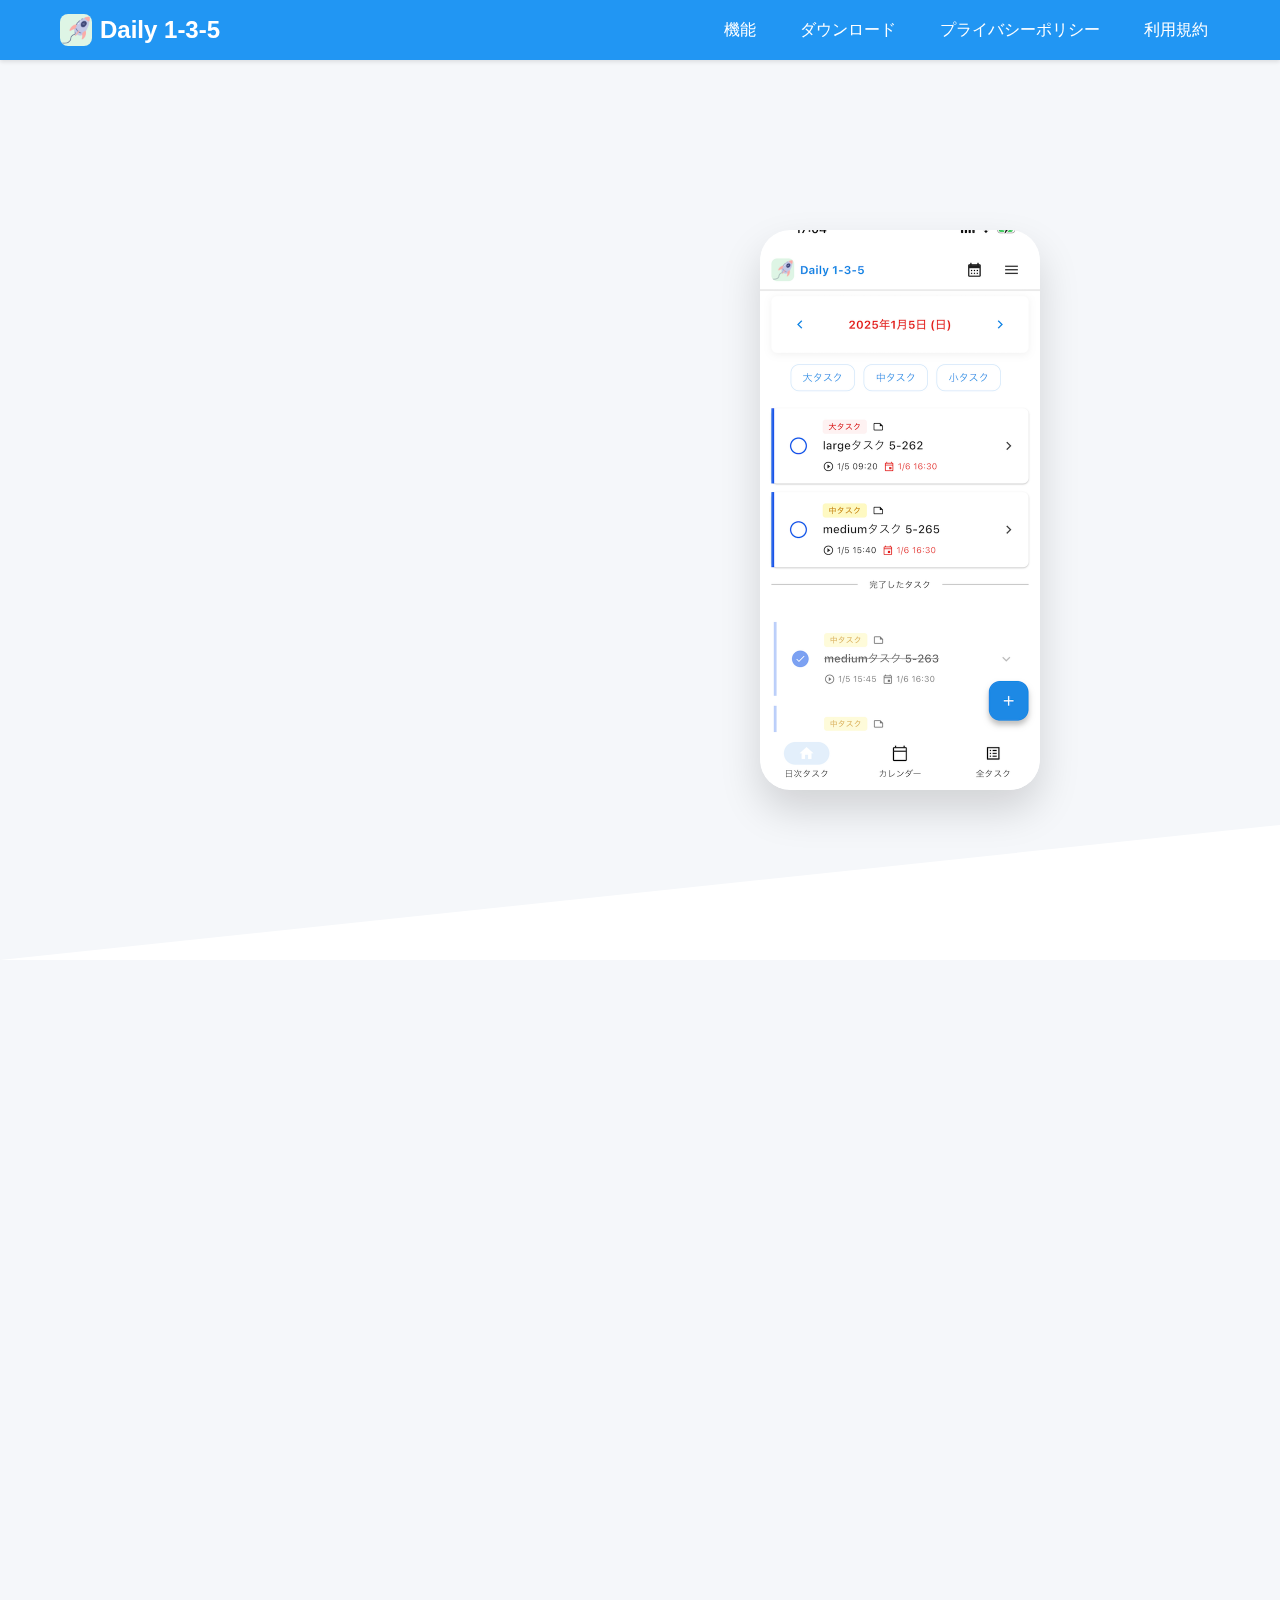
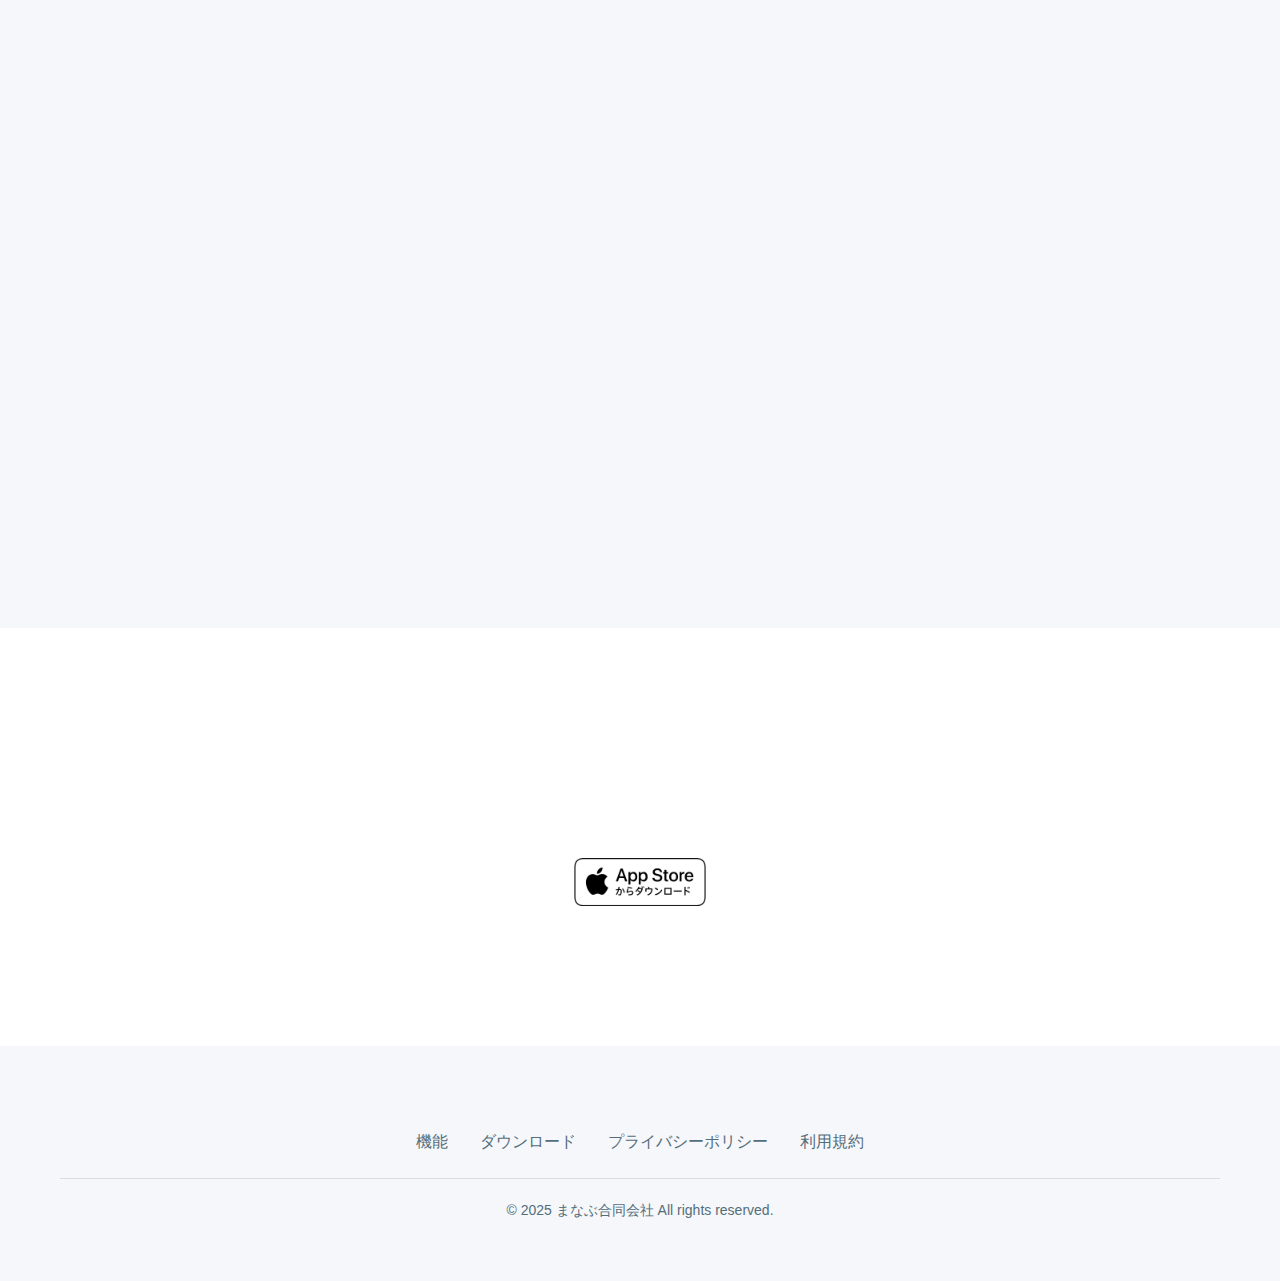
<file: index.html>
<!DOCTYPE html>
<html lang="ja">

<head>
    <!-- 既存のメタタグ -->
    <meta charset="UTF-8">
    <meta name="viewport" content="width=device-width, initial-scale=1.0">
    <title>Daily 1-3-5 - シンプルで効果的なタスク管理アプリ</title>
    <meta name="description" content="Daily 1-3-5は1日のタスクを1つの重要タスク、3つの中タスク、5つの小タスクで管理できる、シンプルで効果的なタスク管理アプリです。">
    <meta name="keywords" content="タスク管理,ToDo,1-3-5ルール,生産性向上,時間管理">
    <!-- セキュリティヘッダーの追加 -->
    <meta http-equiv="Content-Security-Policy" content="default-src 'self'; 
    style-src 'self' https://fonts.googleapis.com 'unsafe-inline'; 
    font-src 'self' https://fonts.gstatic.com;
    script-src 'self' 'unsafe-inline' https://www.googletagmanager.com;
    img-src 'self' data: https:;">
    <!-- OGP -->
    <meta property="og:title" content="Daily 1-3-5 - シンプルで効果的なタスク管理アプリ">
    <meta property="og:description" content="1-3-5ルールで毎日のタスクを効率的に管理。生産性向上をサポートします。">
    <meta property="og:image" content="https://example.com/images/og-image.png">
    <meta property="og:type" content="website">

    <!-- アプリアイコン -->
    <link rel="icon" type="image/x-icon" href="/favicon.ico">
    <link rel="icon" type="image/png" href="images/icons/app-icon.png">
    <link rel="apple-touch-icon" href="images/icons/app-icon.png">
    <link rel="icon" type="image/png" sizes="384x384" href="images/icons/app-icon@2x.png">

    <!-- テーマカラー -->
    <meta name="theme-color" content="#E8F5E9">

    <!-- iOS用設定 -->
    <meta name="apple-mobile-web-app-capable" content="yes">
    <meta name="apple-mobile-web-app-status-bar-style" content="default">
    <meta name="apple-mobile-web-app-title" content="Daily 1-3-5">

    <!-- スタイルシート -->
    <link rel="stylesheet" href="css/style.css">
    <link href="https://fonts.googleapis.com/css2?family=Roboto:wght@400;500;700&display=swap" rel="stylesheet">

    <script async src="https://www.googletagmanager.com/gtag/js?id=G-9QJ2JHJ1XF"></script>
    <!-- スライドショー用スクリプト -->
    <script>
        document.addEventListener('DOMContentLoaded', function () {
            const screenshots = document.querySelectorAll('.app-preview');
            let currentIndex = 0;
            const intervalTime = 3000; // 3秒

            function showNextScreenshot() {
                screenshots[currentIndex].classList.remove('active');
                currentIndex = (currentIndex + 1) % screenshots.length;
                screenshots[currentIndex].classList.add('active');
            }

            if (screenshots.length > 0) {
                screenshots[0].classList.add('active');
                setInterval(showNextScreenshot, intervalTime);
            }
        });
    </script>

    <!-- Google Analytics -->
    <script>
        window.dataLayer = window.dataLayer || [];
        function gtag() { dataLayer.push(arguments); }
        gtag('js', new Date());
        gtag('config', 'G-9QJ2JHJ1XF');
    </script>

    <script>
        // Service Worker は本番環境でのみ有効化
        if (location.protocol === 'https:') {
            if ('serviceWorker' in navigator) {
                window.addEventListener('load', () => {
                    navigator.serviceWorker.register('/sw.js')
                        .then(registration => {
                            console.log('ServiceWorker registration successful');
                        })
                        .catch(err => {
                            console.log('ServiceWorker registration failed: ', err);
                        });
                });
            }
        }

        // オフライン検出（こちらは有効のまま）
        window.addEventListener('online', updateOnlineStatus);
        window.addEventListener('offline', updateOnlineStatus);

        function updateOnlineStatus(event) {
            const status = navigator.onLine ? 'オンライン' : 'オフライン';
            const notification = document.createElement('div');
            notification.className = `connection-status ${status.toLowerCase()}`;
            notification.textContent = status;

            const existingNotification = document.querySelector('.connection-status');
            if (existingNotification) {
                existingNotification.remove();
            }

            document.body.appendChild(notification);
            setTimeout(() => notification.remove(), 3000);
        }
    </script>
</head>

<body>
    <!-- スキップリンク -->
    <a href="#main-content" class="skip-link">メインコンテンツにスキップ</a>

    <header role="banner">
        <div class="container header-content">
            <div class="logo" role="heading" aria-level="1">
                <a href="index.html" aria-label="Daily 1-3-5 ホーム">
                    <img src="images/icons/app-icon.png" alt="" class="logo-icon" aria-hidden="true">
                    <span class="logo-text">Daily 1-3-5</span>
                </a>
            </div>
            <nav role="navigation" aria-label="メインナビゲーション">
                <button class="menu-toggle" aria-expanded="false" aria-controls="main-menu" aria-label="メニュー">
                    <span class="menu-icon"></span>
                </button>
                <ul id="main-menu">
                    <li><a href="#features">機能</a></li>
                    <li><a href="#download">ダウンロード</a></li>
                    <li><a href="privacy.html">プライバシーポリシー</a></li>
                    <li><a href="terms.html">利用規約</a></li>
                </ul>
            </nav>
        </div>
    </header>

    <main id="main-content" role="main">
        <section class="hero" aria-labelledby="hero-title">
            <div class="hero-background" aria-hidden="true"></div>
            <div class="container hero-content">
                <div class="hero-text">
                    <h1 id="hero-title" class="gradient-text">Daily 1-3-5</h1>
                    <p class="hero-subtitle">タスク管理を、もっとシンプルに。</p>
                    <p class="hero-description">1つの重要タスク、3つの中タスク、5つの小タスクで<br>1日のタスクを整理。シンプルな画面で集中力を高めます</p>
                    <div class="hero-cta">
                        <a href="#download" class="cta-button">今すぐ始める</a>
                        <a href="#features" class="secondary-button">機能を見る</a>
                    </div>
                </div>
                <div class="hero-image" aria-hidden="true">
                    <div class="phone-mockup">
                        <div class="screenshot-container">
                            <img src="images/app-screenshot-1.png" alt="" class="app-preview active" loading="lazy">
                            <img src="images/app-screenshot-2.png" alt="" class="app-preview" loading="lazy">
                            <img src="images/app-screenshot-3.png" alt="" class="app-preview" loading="lazy">
                        </div>
                    </div>
                </div>
            </div>
        </section>

        <section id="features" class="features" aria-labelledby="features-title">
            <div class="container">
                <h2 id="features-title" class="section-title">主な機能</h2>
                <p class="section-subtitle">シンプルだからこそ、効果的。</p>
                <div class="features-grid">
                    <div class="feature-card">
                        <div class="feature-icon">
                            <svg class="icon" viewBox="0 0 24 24" fill="none" stroke="currentColor" stroke-width="2">
                                <path
                                    d="M9 5H7a2 2 0 00-2 2v12a2 2 0 002 2h10a2 2 0 002-2V7a2 2 0 00-2-2h-2M9 5a2 2 0 002 2h2a2 2 0 002-2M9 5a2 2 0 012-2h2a2 2 0 012 2m-6 9l2 2 4-4" />
                            </svg>
                        </div>
                        <h3>1-3-5ルール対応</h3>
                        <p>タスクを3段階の優先度で整理し、重要な作業に集中できます。</p>
                        <div class="feature-detail">
                            <ul>
                                <li>最重要タスクを1つに絞り込み</li>
                                <li>中優先度タスクを3つまで設定</li>
                                <li>その他のタスクは5つまでに制限</li>
                            </ul>
                        </div>
                    </div>

                    <div class="feature-card">
                        <div class="feature-icon">
                            <svg class="icon" viewBox="0 0 24 24" fill="none" stroke="currentColor" stroke-width="2">
                                <path
                                    d="M8 7V3m8 4V3m-9 8h10M5 21h14a2 2 0 002-2V7a2 2 0 00-2-2H5a2 2 0 00-2 2v12a2 2 0 002 2z" />
                            </svg>
                        </div>
                        <h3>カレンダー連携</h3>
                        <p>日付ごとのタスクをカレンダーで一覧表示。過去の履歴も確認できます。</p>
                        <div class="feature-detail">
                            <ul>
                                <li>タスクの完了状況をマーク表示</li>
                                <li>日付間のタスク移動が可能</li>
                                <li>完了済みタスクの履歴確認</li>
                            </ul>
                        </div>
                    </div>

                    <div class="feature-card">
                        <div class="feature-icon">
                            <svg class="icon" viewBox="0 0 24 24" fill="none" stroke="currentColor" stroke-width="2">
                                <path d="M12 6v6m0 0v6m0-6h6m-6 0H6" />
                            </svg>
                        </div>
                        <h3>シンプル操作</h3>
                        <p>シンプルな画面構成で、操作に迷わずタスク管理に集中できます。</p>
                        <div class="feature-detail">
                            <ul>
                                <li>左右スワイプで日付切り替え</li>
                                <li>タップでタスクの詳細確認</li>
                                <li>チェックボックスで即時完了</li>
                            </ul>
                        </div>
                    </div>

                    <div class="feature-card">
                        <div class="feature-icon">
                            <svg class="icon" viewBox="0 0 24 24" fill="none" stroke="currentColor" stroke-width="2">
                                <path
                                    d="M12 15v2m-6 4h12a2 2 0 002-2v-6a2 2 0 00-2-2H6a2 2 0 00-2 2v6a2 2 0 002 2zm10-10V7a4 4 0 00-8 0v4h8z" />
                            </svg>
                        </div>
                        <h3>安全なデータ管理</h3>
                        <p>タスクデータをデバイス内に暗号化して保存します。</p>
                        <div class="feature-detail">
                            <ul>
                                <li>データの暗号化で情報を保護</li>
                                <li>ローカル保存で即時反映</li>
                                <li>端末内で完結する安全設計</li>
                            </ul>
                        </div>
                    </div>

                    <div class="feature-card">
                        <div class="feature-icon">
                            <svg class="icon" viewBox="0 0 24 24" fill="none" stroke="currentColor" stroke-width="2">
                                <path
                                    d="M7 21a4 4 0 01-4-4V5a2 2 0 012-2h4a2 2 0 012 2v12a4 4 0 01-4 4zm0 0h12a2 2 0 002-2v-4a2 2 0 00-2-2h-2.343M11 7.343l1.657-1.657a2 2 0 012.828 0l2.829 2.829a2 2 0 010 2.828l-8.486 8.485M7 17h.01" />
                            </svg>
                        </div>
                        <h3>カスタマイズ機能</h3>
                        <p>使いやすさを重視した表示設定をカスタマイズできます。</p>
                        <div class="feature-detail">
                            <ul>
                                <li>明暗2種類のテーマ切替</li>
                                <li>タスクごとの色分け機能</li>
                                <li>文字サイズの調整</li>
                            </ul>
                        </div>
                    </div>

                    <div class="feature-card">
                        <div class="feature-icon">
                            <svg class="icon" viewBox="0 0 24 24" fill="none" stroke="currentColor" stroke-width="2">
                                <path d="M15 3h4a2 2 0 012 2v14a2 2 0 01-2 2h-4M10 17l5-5-5-5M13 12H3" />
                            </svg>
                        </div>
                        <h3>オフライン対応</h3>
                        <p>インターネット接続なしでも快適に使えます。</p>
                        <div class="feature-detail">
                            <ul>
                                <li>インターネット不要で即時動作</li>
                                <li>データをローカルに安全保存</li>
                                <li>暗号化でプライバシーを保護</li>
                            </ul>
                        </div>
                    </div>
                </div>
            </div>
        </section>

        <section id="download" class="download" aria-labelledby="download-title">
            <div class="container">
                <h2 id="download-title" class="section-title">ダウンロード</h2>
                <p class="section-subtitle">App Storeにて公開準備中です</p>
                <div class="download-buttons">
                    <a href="#" class="store-link" aria-label="App Storeからダウンロード（近日公開）">
                        <img src="images/app-store-badge.png" alt="Download on the App Store" class="store-badge">
                    </a>
                </div>
            </div>
        </section>
    </main>

    <footer role="contentinfo">
        <div class="container">
            <nav class="footer-links" aria-label="フッターナビゲーション">
                <a href="index.html">機能</a>
                <a href="#download">ダウンロード</a>
                <a href="privacy.html">プライバシーポリシー</a>
                <a href="terms.html">利用規約</a>
            </nav>
            <p class="copyright">© 2025 まなぶ合同会社 All rights reserved.</p>
        </div>
    </footer>

    <!-- オフライン対応スクリプト -->
    <script>
        // Service Workerの登録
        if ('serviceWorker' in navigator) {
            window.addEventListener('load', () => {
                navigator.serviceWorker.register('/sw.js')
                    .then(registration => {
                        console.log('ServiceWorker registration successful');
                    })
                    .catch(err => {
                        console.log('ServiceWorker registration failed: ', err);
                    });
            });
        }

        // オフライン検出
        window.addEventListener('online', updateOnlineStatus);
        window.addEventListener('offline', updateOnlineStatus);

        function updateOnlineStatus(event) {
            const status = navigator.onLine ? 'オンライン' : 'オフライン';
            const notification = document.createElement('div');
            notification.className = `connection-status ${status.toLowerCase()}`;
            notification.textContent = status;

            // 既存の通知があれば削除
            const existingNotification = document.querySelector('.connection-status');
            if (existingNotification) {
                existingNotification.remove();
            }

            document.body.appendChild(notification);

            // 3秒後に通知を消す
            setTimeout(() => notification.remove(), 3000);
        }
    </script>
</body>

</html>
</file>
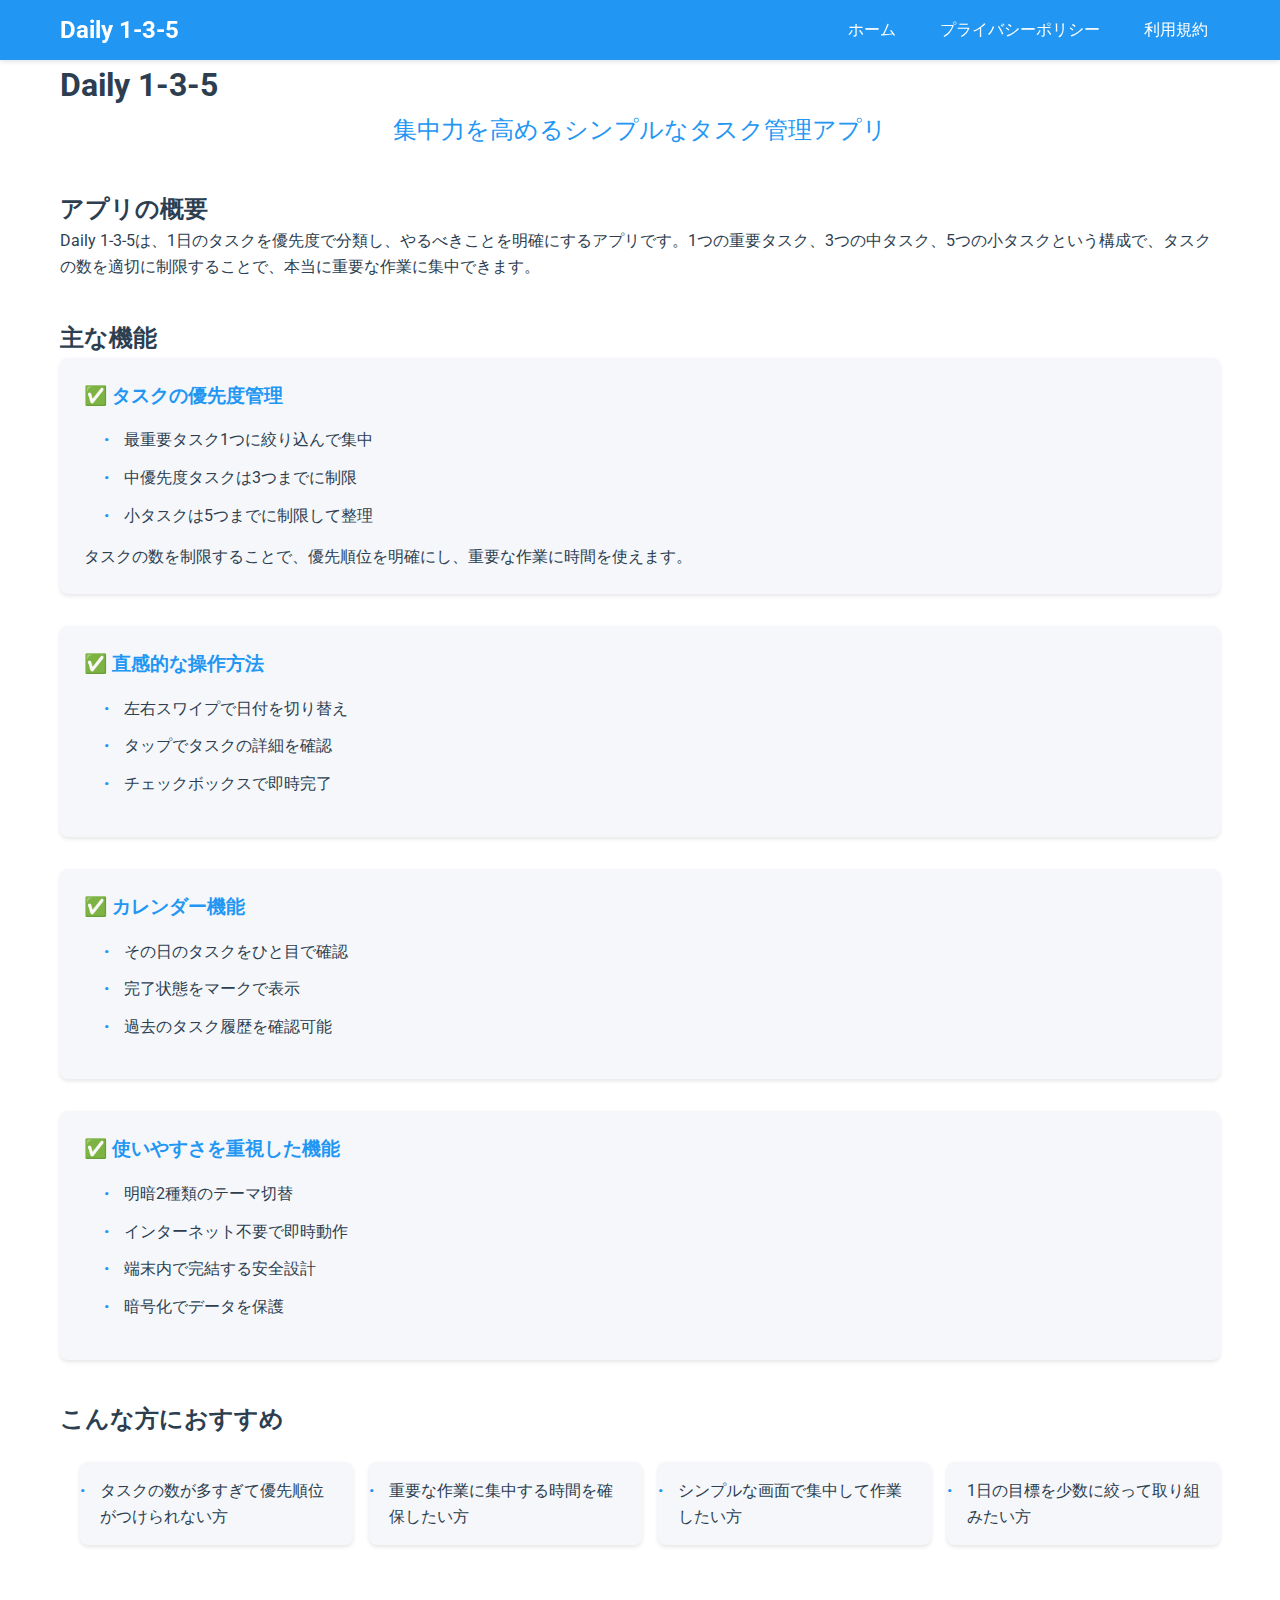
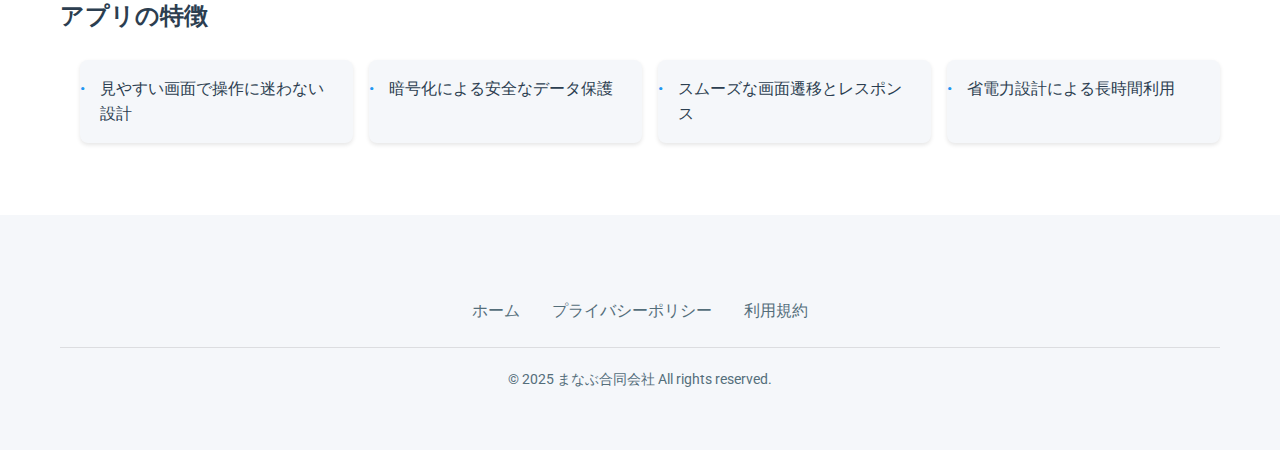
<file: description.html>
<!DOCTYPE html>
<html lang="ja">

<head>
    <meta charset="UTF-8">
    <meta name="viewport" content="width=device-width, initial-scale=1.0">
    <title>アプリ説明 - Daily 1-3-5</title>
    <meta name="description"
        content="Daily 1-3-5は、1日のタスクを「1つの重要タスク、3つの中タスク、5つの小タスク」で管理する、シンプルなタスク管理アプリです。優先度に応じた分類で、やるべきことが明確になります。">

    <link rel="icon" type="image/x-icon" href="favicon.ico">
    <link rel="icon" type="image/png" href="images/icons/app-icon.png">
    <link rel="apple-touch-icon" href="images/icons/app-icon.png">
    <link rel="icon" type="image/png" sizes="384x384" href="images/icons/app-icon@2x.png">

    <meta name="theme-color" content="#E8F5E9">
    <meta name="apple-mobile-web-app-capable" content="yes">
    <meta name="apple-mobile-web-app-status-bar-style" content="default">
    <meta name="apple-mobile-web-app-title" content="Daily 1-3-5">

    <link rel="stylesheet" href="css/style.css">
    <link href="https://fonts.googleapis.com/css2?family=Roboto:wght@400;500;700&display=swap" rel="stylesheet">
    <script>
        window.dataLayer = window.dataLayer || [];
        function gtag() { dataLayer.push(arguments); }
        gtag('js', new Date());

        gtag('config', 'G-9QJ2JHJ1XF');
    </script>
</head>

<body>
    <a href="#main-content" class="skip-link">メインコンテンツにスキップ</a>

    <header role="banner">
        <div class="container header-content">
            <div class="logo" role="heading" aria-level="1">
                <a href="index.html">Daily 1-3-5</a>
            </div>
            <nav role="navigation" aria-label="メインナビゲーション">
                <button class="menu-toggle" aria-expanded="false" aria-controls="main-menu">
                    <span class="menu-icon"></span>
                </button>
                <ul id="main-menu">
                    <li><a href="index.html">ホーム</a></li>
                    <li><a href="privacy.html">プライバシーポリシー</a></li>
                    <li><a href="terms.html">利用規約</a></li>
                </ul>
            </nav>
        </div>
    </header>

    <main id="main-content" role="main">
        <div class="legal-content container">
            <article>
                <h1>Daily 1-3-5</h1>
                <p class="app-tagline">集中力を高めるシンプルなタスク管理アプリ</p>

                <section aria-labelledby="overview">
                    <h2 id="overview">アプリの概要</h2>
                    <p>Daily
                        1-3-5は、1日のタスクを優先度で分類し、やるべきことを明確にするアプリです。1つの重要タスク、3つの中タスク、5つの小タスクという構成で、タスクの数を適切に制限することで、本当に重要な作業に集中できます。
                    </p>
                </section>

                <section aria-labelledby="features">
                    <h2 id="features">主な機能</h2>

                    <div class="feature-group">
                        <h3>✅ タスクの優先度管理</h3>
                        <ul>
                            <li>最重要タスク1つに絞り込んで集中</li>
                            <li>中優先度タスクは3つまでに制限</li>
                            <li>小タスクは5つまでに制限して整理</li>
                        </ul>
                        <p>タスクの数を制限することで、優先順位を明確にし、重要な作業に時間を使えます。</p>
                    </div>

                    <div class="feature-group">
                        <h3>✅ 直感的な操作方法</h3>
                        <ul>
                            <li>左右スワイプで日付を切り替え</li>
                            <li>タップでタスクの詳細を確認</li>
                            <li>チェックボックスで即時完了</li>
                        </ul>
                    </div>

                    <div class="feature-group">
                        <h3>✅ カレンダー機能</h3>
                        <ul>
                            <li>その日のタスクをひと目で確認</li>
                            <li>完了状態をマークで表示</li>
                            <li>過去のタスク履歴を確認可能</li>
                        </ul>
                    </div>

                    <div class="feature-group">
                        <h3>✅ 使いやすさを重視した機能</h3>
                        <ul>
                            <li>明暗2種類のテーマ切替</li>
                            <li>インターネット不要で即時動作</li>
                            <li>端末内で完結する安全設計</li>
                            <li>暗号化でデータを保護</li>
                        </ul>
                    </div>
                </section>

                <section aria-labelledby="recommended">
                    <h2 id="recommended">こんな方におすすめ</h2>
                    <ul class="recommendation-list">
                        <li>タスクの数が多すぎて優先順位がつけられない方</li>
                        <li>重要な作業に集中する時間を確保したい方</li>
                        <li>シンプルな画面で集中して作業したい方</li>
                        <li>1日の目標を少数に絞って取り組みたい方</li>
                    </ul>
                </section>

                <section aria-labelledby="characteristics">
                    <h2 id="characteristics">アプリの特徴</h2>
                    <ul class="characteristics-list">
                        <li>見やすい画面で操作に迷わない設計</li>
                        <li>暗号化による安全なデータ保護</li>
                        <li>スムーズな画面遷移とレスポンス</li>
                        <li>省電力設計による長時間利用</li>
                    </ul>
                </section>
            </article>
        </div>
    </main>

    <footer role="contentinfo">
        <div class="container">
            <nav class="footer-links" aria-label="フッターナビゲーション">
                <a href="index.html">ホーム</a>
                <a href="privacy.html">プライバシーポリシー</a>
                <a href="terms.html">利用規約</a>
            </nav>
            <p class="copyright">© 2025 まなぶ合同会社 All rights reserved.</p>
        </div>
    </footer>

    <!-- オフライン対応スクリプト -->
    <script>
        if ('serviceWorker' in navigator) {
            window.addEventListener('load', () => {
                navigator.serviceWorker.register('/sw.js')
                    .then(registration => {
                        console.log('ServiceWorker registration successful');
                    })
                    .catch(err => {
                        console.log('ServiceWorker registration failed: ', err);
                    });
            });
        }
    </script>
</body>

</html>
</file>
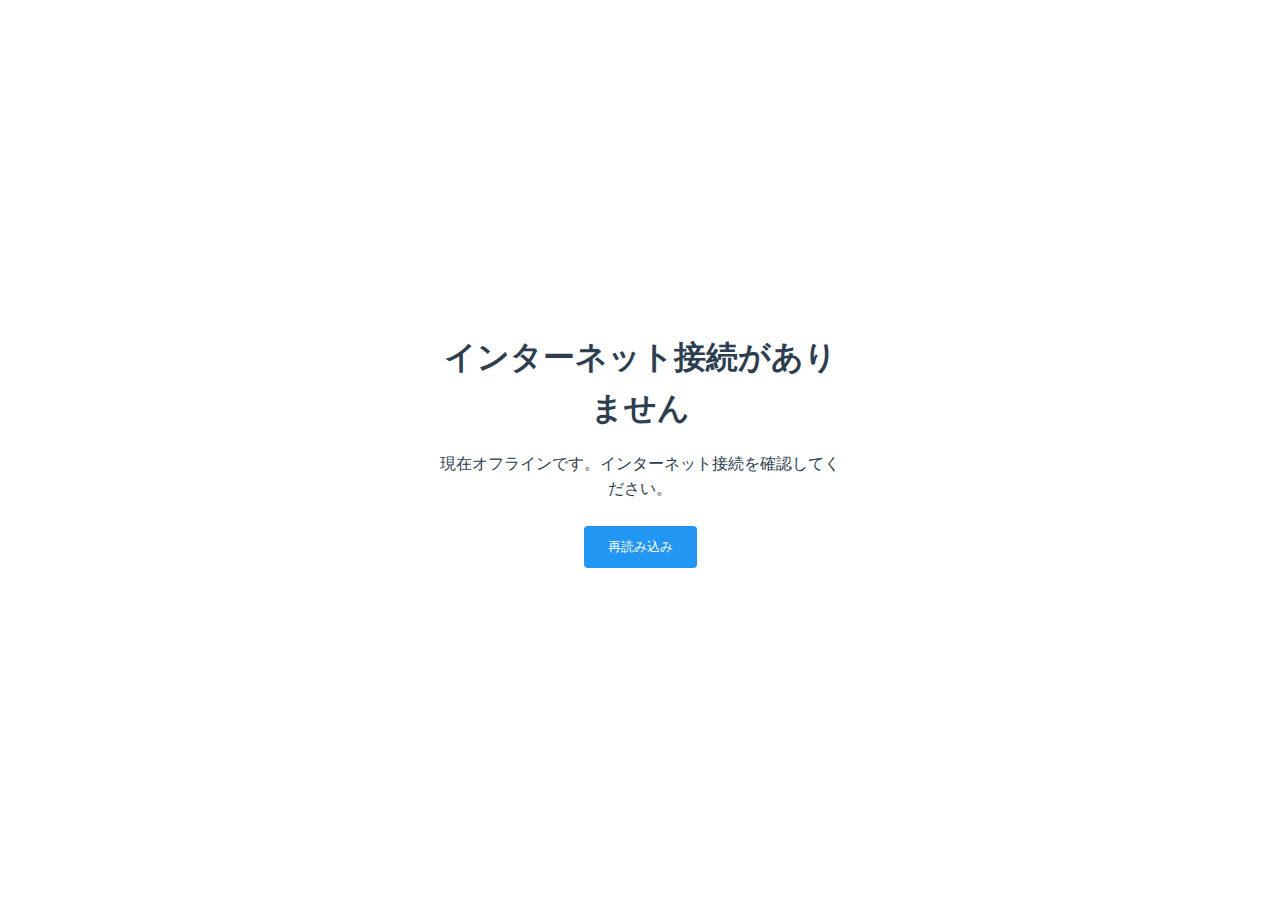
<file: offline.html>
<!DOCTYPE html>
<html lang="ja">

<head>
    <meta charset="UTF-8">
    <meta name="viewport" content="width=device-width, initial-scale=1.0">
    <title>オフライン - Daily 1-3-5</title>
    <link rel="stylesheet" href="/css/style.css">
</head>

<body>
    <main class="offline-content container">
        <div class="offline-message">
            <h1>インターネット接続がありません</h1>
            <p>現在オフラインです。インターネット接続を確認してください。</p>
            <button onclick="window.location.reload()">再読み込み</button>
        </div>
    </main>
</body>

</html>
</file>
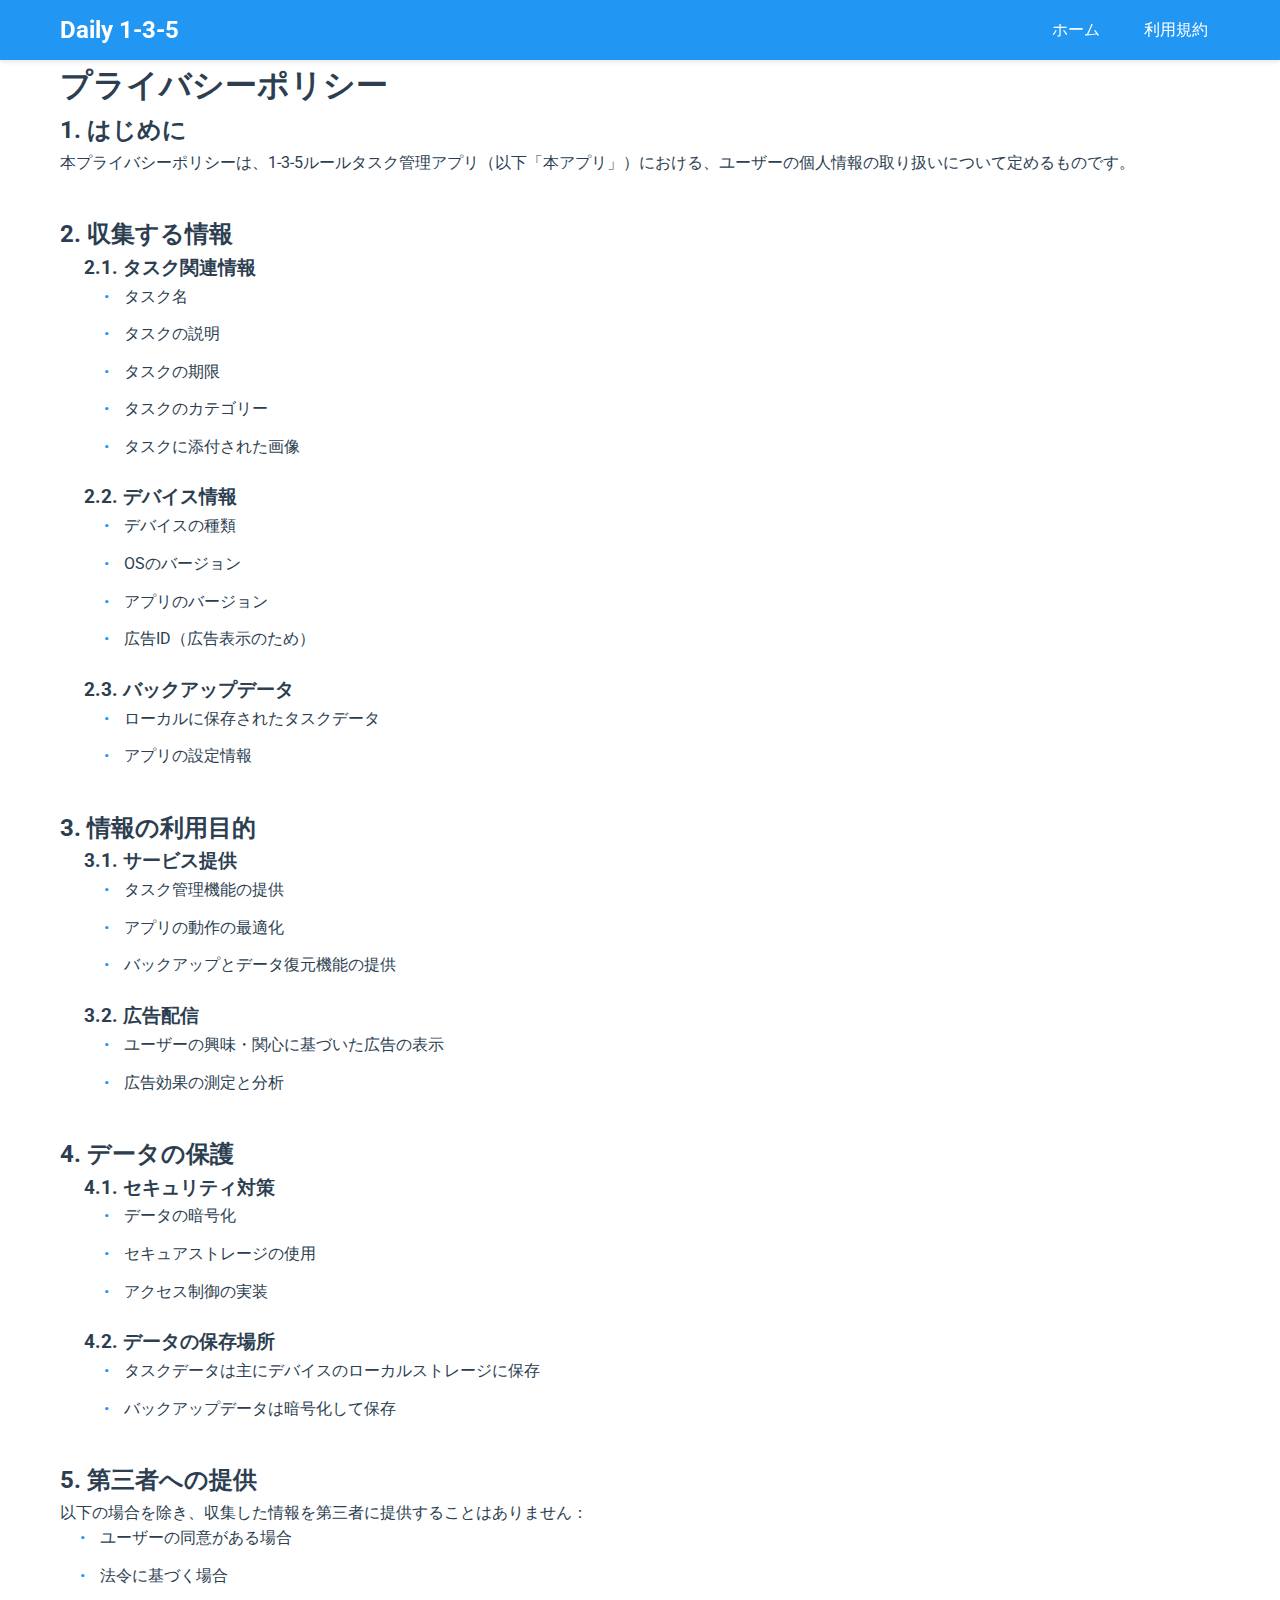
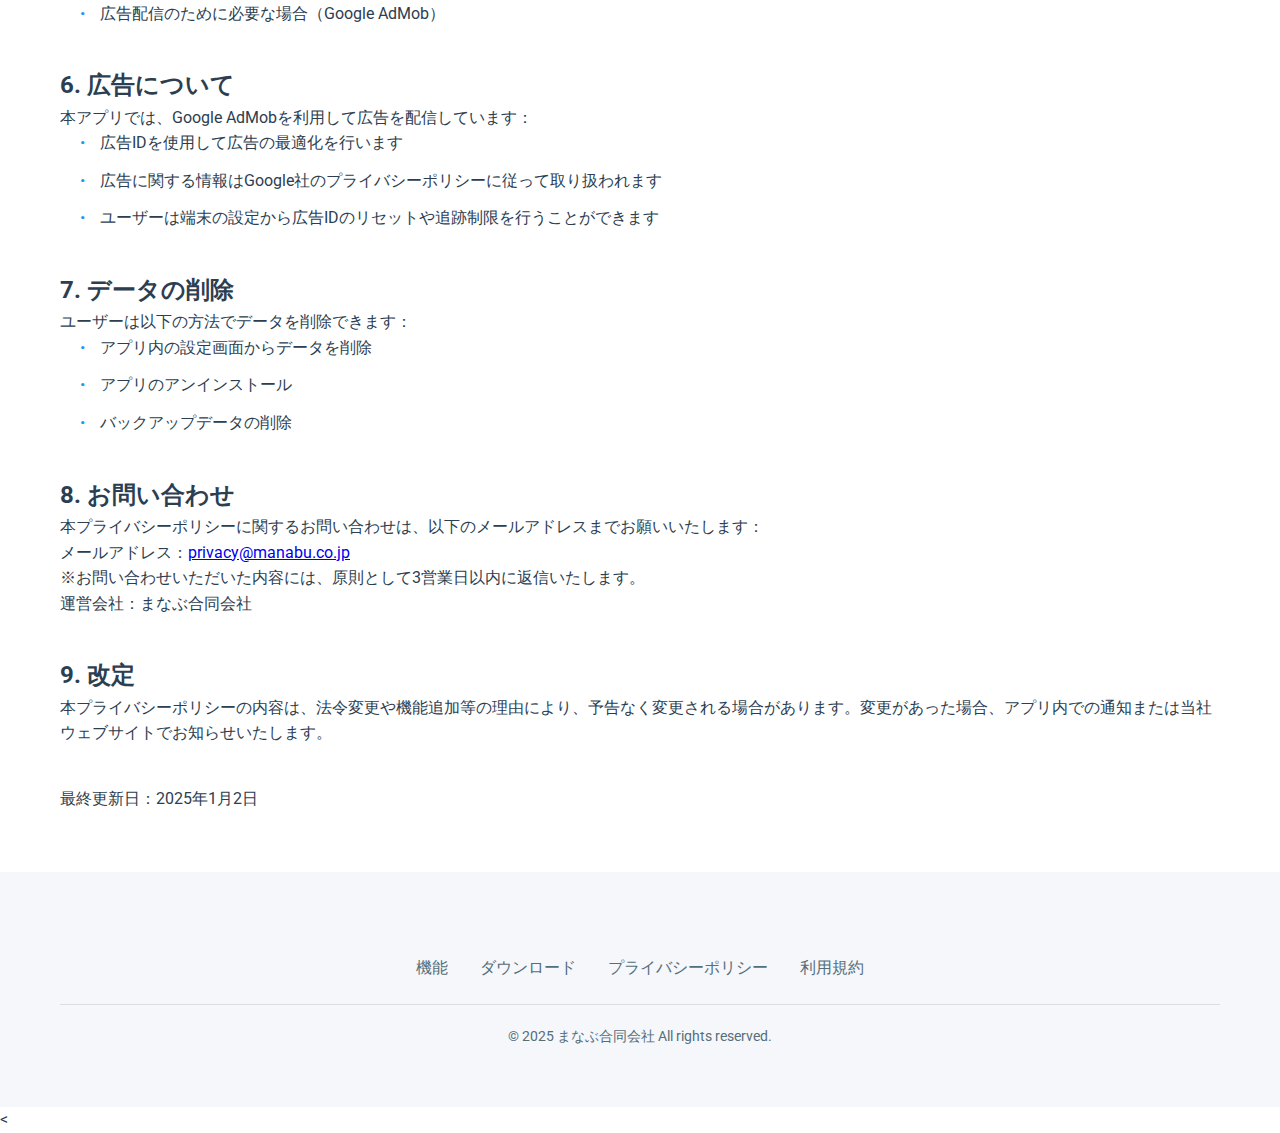
<file: privacy.html>
<!DOCTYPE html>
<html lang="ja">

<head>
    <meta charset="UTF-8">
    <meta name="viewport" content="width=device-width, initial-scale=1.0">
    <title>プライバシーポリシー - Daily 1-3-5</title>
    <meta name="description" content="Daily 1-3-5アプリのプライバシーポリシーです。個人情報の取り扱い、データの保護、広告表示について説明しています。">

    <link rel="icon" type="image/x-icon" href="favicon.ico">
    <link rel="icon" type="image/png" href="images/icons/app-icon.png">
    <link rel="apple-touch-icon" href="images/icons/app-icon.png">
    <link rel="icon" type="image/png" sizes="384x384" href="images/icons/app-icon@2x.png">

    <meta name="theme-color" content="#E8F5E9">
    <meta name="apple-mobile-web-app-capable" content="yes">
    <meta name="apple-mobile-web-app-status-bar-style" content="default">
    <meta name="apple-mobile-web-app-title" content="Daily 1-3-5">

    <link rel="stylesheet" href="css/style.css">
    <link href="https://fonts.googleapis.com/css2?family=Roboto:wght@400;500;700&display=swap" rel="stylesheet">
    <!-- Google tag (gtag.js) -->
    <script async src="https://www.googletagmanager.com/gtag/js?id=G-9QJ2JHJ1XF"></script>
    <script>
        window.dataLayer = window.dataLayer || [];
        function gtag(){dataLayer.push(arguments);}
        gtag('js', new Date());

        gtag('config', 'G-9QJ2JHJ1XF');
    </script>
</head>

<body>
    <a href="#main-content" class="skip-link">メインコンテンツにスキップ</a>

    <header role="banner">
        <div class="container header-content">
            <div class="logo" role="heading" aria-level="1">
                <a href="index.html">Daily 1-3-5</a>
            </div>
            <nav role="navigation" aria-label="メインナビゲーション">
                <button class="menu-toggle" aria-expanded="false" aria-controls="main-menu">
                    <span class="menu-icon"></span>
                </button>
                <ul id="main-menu">
                    <li><a href="index.html">ホーム</a></li>
                    <li><a href="terms.html">利用規約</a></li>
                </ul>
            </nav>
        </div>
    </header>

    <main id="main-content" role="main">
        <div class="legal-content container">
            <article>
                <h1>プライバシーポリシー</h1>

                <section aria-labelledby="introduction">
                    <h2 id="introduction">1. はじめに</h2>
                    <p>本プライバシーポリシーは、1-3-5ルールタスク管理アプリ（以下「本アプリ」）における、ユーザーの個人情報の取り扱いについて定めるものです。</p>
                </section>

                <section aria-labelledby="collected-info">
                    <h2 id="collected-info">2. 収集する情報</h2>

                    <section aria-labelledby="task-info">
                        <h3 id="task-info">2.1. タスク関連情報</h3>
                        <ul>
                            <li>タスク名</li>
                            <li>タスクの説明</li>
                            <li>タスクの期限</li>
                            <li>タスクのカテゴリー</li>
                            <li>タスクに添付された画像</li>
                        </ul>
                    </section>

                    <section aria-labelledby="device-info">
                        <h3 id="device-info">2.2. デバイス情報</h3>
                        <ul>
                            <li>デバイスの種類</li>
                            <li>OSのバージョン</li>
                            <li>アプリのバージョン</li>
                            <li>広告ID（広告表示のため）</li>
                        </ul>
                    </section>

                    <section aria-labelledby="backup-info">
                        <h3 id="backup-info">2.3. バックアップデータ</h3>
                        <ul>
                            <li>ローカルに保存されたタスクデータ</li>
                            <li>アプリの設定情報</li>
                        </ul>
                    </section>
                </section>

                <section aria-labelledby="data-usage">
                    <h2 id="data-usage">3. 情報の利用目的</h2>

                    <section aria-labelledby="service-provision">
                        <h3 id="service-provision">3.1. サービス提供</h3>
                        <ul>
                            <li>タスク管理機能の提供</li>
                            <li>アプリの動作の最適化</li>
                            <li>バックアップとデータ復元機能の提供</li>
                        </ul>
                    </section>

                    <section aria-labelledby="ad-delivery">
                        <h3 id="ad-delivery">3.2. 広告配信</h3>
                        <ul>
                            <li>ユーザーの興味・関心に基づいた広告の表示</li>
                            <li>広告効果の測定と分析</li>
                        </ul>
                    </section>
                </section>

                <section aria-labelledby="data-protection">
                    <h2 id="data-protection">4. データの保護</h2>

                    <section aria-labelledby="security-measures">
                        <h3 id="security-measures">4.1. セキュリティ対策</h3>
                        <ul>
                            <li>データの暗号化</li>
                            <li>セキュアストレージの使用</li>
                            <li>アクセス制御の実装</li>
                        </ul>
                    </section>

                    <section aria-labelledby="data-storage">
                        <h3 id="data-storage">4.2. データの保存場所</h3>
                        <ul>
                            <li>タスクデータは主にデバイスのローカルストレージに保存</li>
                            <li>バックアップデータは暗号化して保存</li>
                        </ul>
                    </section>
                </section>

                <section aria-labelledby="third-party">
                    <h2 id="third-party">5. 第三者への提供</h2>
                    <p>以下の場合を除き、収集した情報を第三者に提供することはありません：</p>
                    <ul>
                        <li>ユーザーの同意がある場合</li>
                        <li>法令に基づく場合</li>
                        <li>広告配信のために必要な場合（Google AdMob）</li>
                    </ul>
                </section>

                <section aria-labelledby="advertising">
                    <h2 id="advertising">6. 広告について</h2>
                    <p>本アプリでは、Google AdMobを利用して広告を配信しています：</p>
                    <ul>
                        <li>広告IDを使用して広告の最適化を行います</li>
                        <li>広告に関する情報はGoogle社のプライバシーポリシーに従って取り扱われます</li>
                        <li>ユーザーは端末の設定から広告IDのリセットや追跡制限を行うことができます</li>
                    </ul>
                </section>

                <section aria-labelledby="data-deletion">
                    <h2 id="data-deletion">7. データの削除</h2>
                    <p>ユーザーは以下の方法でデータを削除できます：</p>
                    <ul>
                        <li>アプリ内の設定画面からデータを削除</li>
                        <li>アプリのアンインストール</li>
                        <li>バックアップデータの削除</li>
                    </ul>
                </section>

                <section aria-labelledby="contact">
                    <h2 id="contact">8. お問い合わせ</h2>
                    <p>本プライバシーポリシーに関するお問い合わせは、以下のメールアドレスまでお願いいたします：</p>
                    <p>メールアドレス：<a href="mailto:privacy@manabu.co.jp">privacy@manabu.co.jp</a></p>
                    <p>※お問い合わせいただいた内容には、原則として3営業日以内に返信いたします。</p>
                    <p>運営会社：まなぶ合同会社</p>
                </section>

                <section aria-labelledby="updates">
                    <h2 id="updates">9. 改定</h2>
                    <p>本プライバシーポリシーの内容は、法令変更や機能追加等の理由により、予告なく変更される場合があります。変更があった場合、アプリ内での通知または当社ウェブサイトでお知らせいたします。</p>
                </section>

                <p class="update-date">最終更新日：2025年1月2日</p>
            </article>
        </div>
    </main>

    <footer role="contentinfo">
        <div class="container">
            <nav class="footer-links" aria-label="フッターナビゲーション">
                <a href="index.html">機能</a>
                <a href="index.html#download">ダウンロード</a>
                <a href="privacy.html">プライバシーポリシー</a>
                <a href="terms.html">利用規約</a>
            </nav>
            <p class="copyright">© 2025 まなぶ合同会社 All rights reserved.</p>
        </div>
    </footer>

    <<!-- オフライン対応スクリプト -->
        <script>
            // Service Workerの登録
            if ('serviceWorker' in navigator) {
                window.addEventListener('load', () => {
                    navigator.serviceWorker.register('/sw.js')
                        .then(registration => {
                            console.log('ServiceWorker registration successful');
                        })
                        .catch(err => {
                            console.log('ServiceWorker registration failed: ', err);
                        });
                });
            }

            // オフライン検出
            window.addEventListener('online', updateOnlineStatus);
            window.addEventListener('offline', updateOnlineStatus);

            function updateOnlineStatus(event) {
                const status = navigator.onLine ? 'オンライン' : 'オフライン';
                const notification = document.createElement('div');
                notification.className = `connection-status ${status.toLowerCase()}`;
                notification.textContent = status;

                // 既存の通知があれば削除
                const existingNotification = document.querySelector('.connection-status');
                if (existingNotification) {
                    existingNotification.remove();
                }

                document.body.appendChild(notification);

                // 3秒後に通知を消す
                setTimeout(() => notification.remove(), 3000);
            }
        </script>
</body>

</html>
</file>
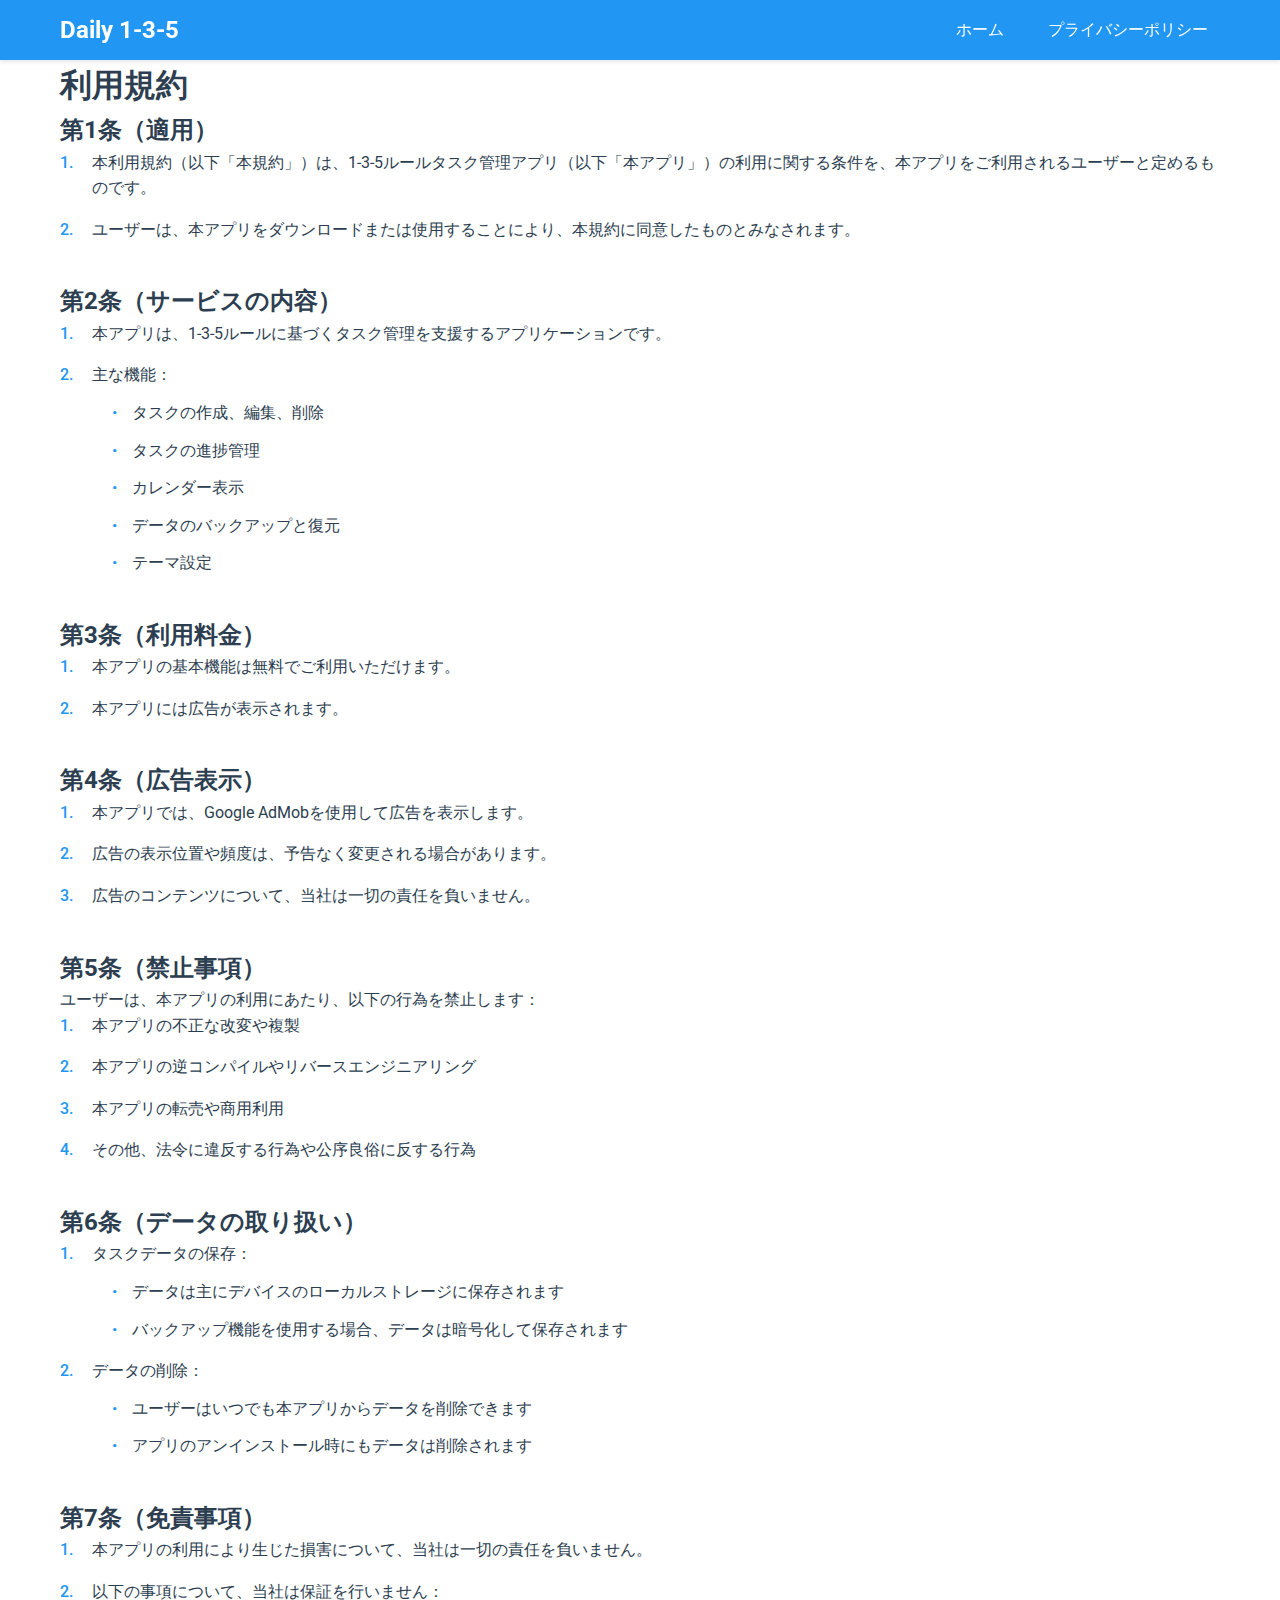
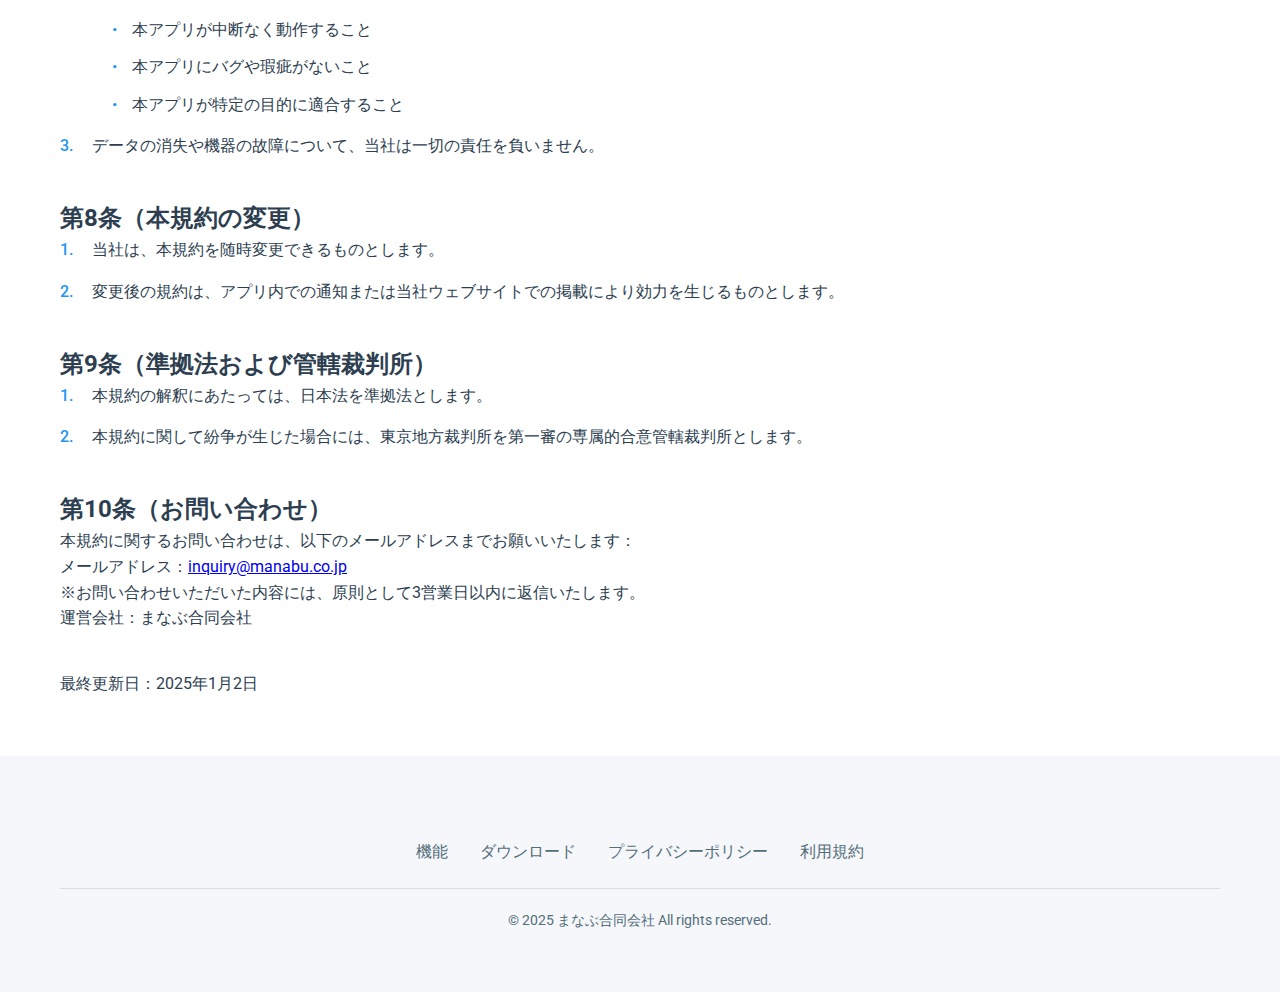
<file: terms.html>
<!DOCTYPE html>
<html lang="ja">

<head>
    <meta charset="UTF-8">
    <meta name="viewport" content="width=device-width, initial-scale=1.0">
    <title>利用規約 - Daily 1-3-5</title>
    <meta name="description" content="Daily 1-3-5アプリの利用規約です。サービスの内容、禁止事項、免責事項などについて説明しています。">

    <link rel="icon" type="image/x-icon" href="favicon.ico">
    <link rel="icon" type="image/png" href="images/icons/app-icon.png">
    <link rel="apple-touch-icon" href="images/icons/app-icon.png">
    <link rel="icon" type="image/png" sizes="384x384" href="images/icons/app-icon@2x.png">

    <meta name="theme-color" content="#E8F5E9">
    <meta name="apple-mobile-web-app-capable" content="yes">
    <meta name="apple-mobile-web-app-status-bar-style" content="default">
    <meta name="apple-mobile-web-app-title" content="Daily 1-3-5">

    <link rel="stylesheet" href="css/style.css">
    <link href="https://fonts.googleapis.com/css2?family=Roboto:wght@400;500;700&display=swap" rel="stylesheet">
    <!-- Google tag (gtag.js) -->
    <script async src="https://www.googletagmanager.com/gtag/js?id=G-9QJ2JHJ1XF"></script>
    <script>
        window.dataLayer = window.dataLayer || [];
        function gtag(){dataLayer.push(arguments);}
        gtag('js', new Date());

        gtag('config', 'G-9QJ2JHJ1XF');
    </script>
</head>

<body>
    <a href="#main-content" class="skip-link">メインコンテンツにスキップ</a>

    <header role="banner">
        <div class="container header-content">
            <div class="logo" role="heading" aria-level="1">
                <a href="index.html">Daily 1-3-5</a>
            </div>
            <nav role="navigation" aria-label="メインナビゲーション">
                <button class="menu-toggle" aria-expanded="false" aria-controls="main-menu">
                    <span class="menu-icon"></span>
                </button>
                <ul id="main-menu">
                    <li><a href="index.html">ホーム</a></li>
                    <li><a href="privacy.html">プライバシーポリシー</a></li>
                </ul>
            </nav>
        </div>
    </header>

    <main id="main-content" role="main">
        <div class="legal-content container">
            <article>
                <h1>利用規約</h1>

                <section aria-labelledby="application">
                    <h2 id="application">第1条（適用）</h2>
                    <ol>
                        <li>本利用規約（以下「本規約」）は、1-3-5ルールタスク管理アプリ（以下「本アプリ」）の利用に関する条件を、本アプリをご利用されるユーザーと定めるものです。</li>
                        <li>ユーザーは、本アプリをダウンロードまたは使用することにより、本規約に同意したものとみなされます。</li>
                    </ol>
                </section>

                <section aria-labelledby="service-details">
                    <h2 id="service-details">第2条（サービスの内容）</h2>
                    <ol>
                        <li>本アプリは、1-3-5ルールに基づくタスク管理を支援するアプリケーションです。</li>
                        <li>主な機能：
                            <ul>
                                <li>タスクの作成、編集、削除</li>
                                <li>タスクの進捗管理</li>
                                <li>カレンダー表示</li>
                                <li>データのバックアップと復元</li>
                                <li>テーマ設定</li>
                            </ul>
                        </li>
                    </ol>
                </section>

                <section aria-labelledby="fee">
                    <h2 id="fee">第3条（利用料金）</h2>
                    <ol>
                        <li>本アプリの基本機能は無料でご利用いただけます。</li>
                        <li>本アプリには広告が表示されます。</li>
                    </ol>
                </section>

                <section aria-labelledby="advertising">
                    <h2 id="advertising">第4条（広告表示）</h2>
                    <ol>
                        <li>本アプリでは、Google AdMobを使用して広告を表示します。</li>
                        <li>広告の表示位置や頻度は、予告なく変更される場合があります。</li>
                        <li>広告のコンテンツについて、当社は一切の責任を負いません。</li>
                    </ol>
                </section>

                <section aria-labelledby="prohibited">
                    <h2 id="prohibited">第5条（禁止事項）</h2>
                    <p>ユーザーは、本アプリの利用にあたり、以下の行為を禁止します：</p>
                    <ol>
                        <li>本アプリの不正な改変や複製</li>
                        <li>本アプリの逆コンパイルやリバースエンジニアリング</li>
                        <li>本アプリの転売や商用利用</li>
                        <li>その他、法令に違反する行為や公序良俗に反する行為</li>
                    </ol>
                </section>

                <section aria-labelledby="data-handling">
                    <h2 id="data-handling">第6条（データの取り扱い）</h2>
                    <ol>
                        <li>タスクデータの保存：
                            <ul>
                                <li>データは主にデバイスのローカルストレージに保存されます</li>
                                <li>バックアップ機能を使用する場合、データは暗号化して保存されます</li>
                            </ul>
                        </li>
                        <li>データの削除：
                            <ul>
                                <li>ユーザーはいつでも本アプリからデータを削除できます</li>
                                <li>アプリのアンインストール時にもデータは削除されます</li>
                            </ul>
                        </li>
                    </ol>
                </section>

                <section aria-labelledby="disclaimer">
                    <h2 id="disclaimer">第7条（免責事項）</h2>
                    <ol>
                        <li>本アプリの利用により生じた損害について、当社は一切の責任を負いません。</li>
                        <li>以下の事項について、当社は保証を行いません：
                            <ul>
                                <li>本アプリが中断なく動作すること</li>
                                <li>本アプリにバグや瑕疵がないこと</li>
                                <li>本アプリが特定の目的に適合すること</li>
                            </ul>
                        </li>
                        <li>データの消失や機器の故障について、当社は一切の責任を負いません。</li>
                    </ol>
                </section>

                <section aria-labelledby="terms-changes">
                    <h2 id="terms-changes">第8条（本規約の変更）</h2>
                    <ol>
                        <li>当社は、本規約を随時変更できるものとします。</li>
                        <li>変更後の規約は、アプリ内での通知または当社ウェブサイトでの掲載により効力を生じるものとします。</li>
                    </ol>
                </section>

                <section aria-labelledby="governing-law">
                    <h2 id="governing-law">第9条（準拠法および管轄裁判所）</h2>
                    <ol>
                        <li>本規約の解釈にあたっては、日本法を準拠法とします。</li>
                        <li>本規約に関して紛争が生じた場合には、東京地方裁判所を第一審の専属的合意管轄裁判所とします。</li>
                    </ol>
                </section>

                <section aria-labelledby="contact">
                    <h2 id="contact">第10条（お問い合わせ）</h2>
                    <p>本規約に関するお問い合わせは、以下のメールアドレスまでお願いいたします：</p>
                    <p>メールアドレス：<a href="mailto:inquiry@manabu.co.jp">inquiry@manabu.co.jp</a></p>
                    <p>※お問い合わせいただいた内容には、原則として3営業日以内に返信いたします。</p>
                    <p>運営会社：まなぶ合同会社</p>
                </section>

                <p class="update-date">最終更新日：2025年1月2日</p>
            </article>
        </div>
    </main>

    <footer role="contentinfo">
        <div class="container">
            <nav class="footer-links" aria-label="フッターナビゲーション">
                <a href="index.html">機能</a>
                <a href="index.html#download">ダウンロード</a>
                <a href="privacy.html">プライバシーポリシー</a>
                <a href="terms.html">利用規約</a>
            </nav>
            <p class="copyright">© 2025 まなぶ合同会社 All rights reserved.</p>
        </div>
    </footer>

    <!-- オフライン対応スクリプト -->
    <script>
        // Service Workerの登録
        if ('serviceWorker' in navigator) {
            window.addEventListener('load', () => {
                navigator.serviceWorker.register('/sw.js')
                    .then(registration => {
                        console.log('ServiceWorker registration successful');
                    })
                    .catch(err => {
                        console.log('ServiceWorker registration failed: ', err);
                    });
            });
        }

        // オフライン検出
        window.addEventListener('online', updateOnlineStatus);
        window.addEventListener('offline', updateOnlineStatus);

        function updateOnlineStatus(event) {
            const status = navigator.onLine ? 'オンライン' : 'オフライン';
            const notification = document.createElement('div');
            notification.className = `connection-status ${status.toLowerCase()}`;
            notification.textContent = status;

            // 既存の通知があれば削除
            const existingNotification = document.querySelector('.connection-status');
            if (existingNotification) {
                existingNotification.remove();
            }

            document.body.appendChild(notification);

            // 3秒後に通知を消す
            setTimeout(() => notification.remove(), 3000);
        }
    </script>
</body>

</html>
</file>
<file: css/style.css>
/* Base styles */
:root {
    --primary-color: #2196F3;
    --primary-light: #BBDEFB;
    --primary-dark: #1976D2;
    --accent-color: #FF4081;
    --success-color: #4CAF50;
    --background-color: #FFFFFF;
    --surface-color: #F5F7FA;
    --text-primary: #2C3E50;
    --text-secondary: #546E7A;
    --shadow-color: rgba(0, 0, 0, 0.1);
    --gradient-primary: linear-gradient(135deg, #2196F3 0%, #1976D2 100%);
    --header-height: 60px;
}

/* Reset and base styles */
* {
    margin: 0;
    padding: 0;
    box-sizing: border-box;
}

body {
    font-family: 'Roboto', sans-serif;
    line-height: 1.6;
    color: var(--text-primary);
    background-color: var(--background-color);
}

.container {
    max-width: 1200px;
    margin: 0 auto;
    padding: 0 20px;
}

/* Accessibility */
.skip-link {
    position: absolute;
    top: -40px;
    left: 0;
    background: var(--primary-color);
    color: white;
    padding: 8px;
    z-index: 100;
    transition: top 0.3s ease;
}

.skip-link:focus {
    top: 0;
}

/* Header */
header {
    background-color: var(--primary-color);
    color: white;
    height: var(--header-height);
    position: fixed;
    top: 0;
    width: 100%;
    z-index: 1000;
    box-shadow: 0 2px 4px rgba(0, 0, 0, 0.1);
}

.header-content {
    display: flex;
    justify-content: space-between;
    align-items: center;
    height: 100%;
}

.logo {
    font-size: 24px;
    font-weight: bold;
}

.logo a {
    color: white;
    text-decoration: none;
}

/* Navigation */
nav ul {
    list-style: none;
    display: flex;
    margin: 0;
    padding: 0;
}

nav ul li {
    margin-left: 20px;
}

nav ul li a {
    color: white;
    text-decoration: none;
    font-weight: 500;
    padding: 8px 12px;
    border-radius: 4px;
    transition: background-color 0.3s ease;
}

nav ul li a:hover {
    background-color: rgba(255, 255, 255, 0.1);
}

/* Main content */
main {
    margin-top: var(--header-height);
}

/* Hero section */
.hero {
    position: relative;
    min-height: 100vh;
    display: flex;
    align-items: center;
    overflow: hidden;
}

.hero-background {
    position: absolute;
    top: 0;
    left: 0;
    right: 0;
    bottom: 0;
    background: var(--surface-color);
    clip-path: polygon(0 0, 100% 0, 100% 85%, 0 100%);
    z-index: -1;
}

.hero-content {
    display: grid;
    grid-template-columns: 1fr 1fr;
    gap: 60px;
    align-items: center;
    padding: 80px 0;
}

.hero-text {
    opacity: 0;
    animation: fadeInUp 0.6s ease forwards;
}

.gradient-text {
    background: var(--gradient-primary);
    -webkit-background-clip: text;
    -webkit-text-fill-color: transparent;
    font-size: 64px;
    font-weight: 700;
    line-height: 1.2;
    margin-bottom: 24px;
}

.hero-subtitle {
    font-size: 24px;
    color: var(--text-secondary);
    margin-bottom: 16px;
}

.hero-description {
    font-size: 18px;
    line-height: 1.6;
    color: var(--text-primary);
    margin-bottom: 32px;
}

.hero-cta {
    display: flex;
    gap: 16px;
}

/* Features section */
.features {
    padding: 100px 0;
    background-color: var(--surface-color);
}

.section-title {
    text-align: center;
    font-size: 36px;
    font-weight: 700;
    color: var(--text-primary);
    margin-bottom: 16px;
    opacity: 0;
    transform: translateY(20px);
    animation: fadeInUp 0.6s ease forwards;
}

.section-subtitle {
    text-align: center;
    font-size: 18px;
    color: var(--text-secondary);
    margin-bottom: 48px;
    opacity: 0;
    transform: translateY(20px);
    animation: fadeInUp 0.6s ease forwards 0.2s;
}

.features-grid {
    display: grid;
    grid-template-columns: repeat(auto-fit, minmax(300px, 1fr));
    gap: 32px;
    padding: 0 16px;
    max-width: 1200px;
    margin: 0 auto;
}

.feature-card {
    background: white;
    border-radius: 20px;
    padding: 32px;
    box-shadow: 0 10px 30px var(--shadow-color);
    transition: all 0.3s ease;
    opacity: 0;
    transform: translateY(20px);
    animation: fadeInUp 0.6s ease forwards;
}

.feature-card:nth-child(1) {
    animation-delay: 0.3s;
}

.feature-card:nth-child(2) {
    animation-delay: 0.4s;
}

.feature-card:nth-child(3) {
    animation-delay: 0.5s;
}

.feature-card:hover {
    transform: translateY(-5px);
    box-shadow: 0 15px 40px var(--shadow-color);
}

.feature-icon {
    width: 64px;
    height: 64px;
    background: var(--primary-light);
    border-radius: 16px;
    display: flex;
    align-items: center;
    justify-content: center;
    margin-bottom: 24px;
}

.feature-icon .icon {
    width: 32px;
    height: 32px;
    color: var(--primary-color);
}

.feature-card h3 {
    font-size: 24px;
    font-weight: 600;
    color: var(--text-primary);
    margin-bottom: 16px;
}

.feature-card p {
    font-size: 16px;
    line-height: 1.6;
    color: var(--text-secondary);
    margin-bottom: 24px;
}

.feature-detail {
    border-top: 1px solid var(--primary-light);
    padding-top: 16px;
}

.feature-detail ul {
    list-style: none;
    padding: 0;
    margin: 0;
}

.feature-detail li {
    font-size: 14px;
    color: var(--text-secondary);
    padding: 8px 0;
    display: flex;
    align-items: center;
}

.feature-detail li::before {
    content: '•';
    color: var(--primary-color);
    font-size: 20px;
    margin-right: 8px;
}

/* Download section */
.download {
    padding: 80px 0;
}

.download-buttons {
    display: flex;
    gap: 20px;
    justify-content: center;
    margin-top: 30px;
}

.store-link {
    display: inline-block;
    transition: transform 0.3s ease;
}

.store-link:hover {
    transform: translateY(-2px);
}

.store-badge {
    display: block;
    height: 48px;
    width: auto;
}

/* Button styles */
.cta-button {
    display: inline-block;
    padding: 16px 32px;
    background: var(--gradient-primary);
    color: white;
    border-radius: 30px;
    text-decoration: none;
    font-weight: 600;
    font-size: 18px;
    transition: transform 0.3s ease, box-shadow 0.3s ease;
}

.cta-button:hover {
    transform: translateY(-2px);
    box-shadow: 0 5px 15px rgba(33, 150, 243, 0.3);
}

.secondary-button {
    display: inline-block;
    padding: 16px 32px;
    background: transparent;
    color: var(--primary-color);
    border: 2px solid var(--primary-color);
    border-radius: 30px;
    text-decoration: none;
    font-weight: 600;
    font-size: 18px;
    transition: background-color 0.3s ease, color 0.3s ease;
}

.secondary-button:hover {
    background: var(--primary-color);
    color: white;
}

/* Footer */
footer {
    background-color: var(--surface-color);
    padding: 60px 0 40px;
    margin-top: 60px;
}

.footer-sections {
    display: grid;
    grid-template-columns: repeat(auto-fit, minmax(200px, 1fr));
    gap: 40px;
    margin-bottom: 40px;
}

.footer-section h2,
.footer-section h3 {
    color: var(--text-primary);
    margin-bottom: 20px;
}

.footer-section ul {
    list-style: none;
    padding: 0;
}

.footer-section ul li {
    margin-bottom: 12px;
}

.footer-section a {
    color: var(--text-secondary);
    text-decoration: none;
    transition: color 0.3s ease;
}

.footer-section a:hover {
    color: var(--primary-color);
}

.footer-bottom {
    text-align: center;
    padding-top: 20px;
    border-top: 1px solid rgba(0, 0, 0, 0.1);
}

.copyright {
    color: var(--text-secondary);
    font-size: 14px;
}

/* Animations */
@keyframes fadeInUp {
    to {
        opacity: 1;
        transform: translateY(0);
    }
}

@keyframes float {
    0% {
        transform: translateY(0px);
    }

    50% {
        transform: translateY(-20px);
    }

    100% {
        transform: translateY(0px);
    }
}

.phone-mockup {
    position: relative;
    animation: float 6s ease-in-out infinite;
}

.app-preview {
    width: 100%;
    max-width: 280px;
    border-radius: 30px;
    box-shadow: 0 20px 40px rgba(0, 0, 0, 0.15);
}

/* Mobile menu button */
.menu-toggle {
    display: none;
    padding: 10px;
    background: none;
    border: none;
    cursor: pointer;
}

.menu-icon {
    display: block;
    width: 24px;
    height: 2px;
    background: white;
    position: relative;
}

.menu-icon::before,
.menu-icon::after {
    content: '';
    position: absolute;
    width: 24px;
    height: 2px;
    background: white;
    left: 0;
}

.menu-icon::before {
    top: -6px;
}

.menu-icon::after {
    bottom: -6px;
}

/* Responsive design */
@media (max-width: 768px) {
    .hero-content {
        grid-template-columns: 1fr;
        gap: 40px;
        text-align: center;
    }

    .hero-image {
        order: 0;
    }

    .hero-text {
        order: -1;
    }

    .gradient-text {
        font-size: 48px;
    }

    .hero-cta {
        flex-direction: column;
        align-items: center;
    }

    .menu-toggle {
        display: block;
    }

    nav ul {
        display: none;
    }

    nav ul.active {
        display: flex;
        flex-direction: column;
        position: absolute;
        top: var(--header-height);
        left: 0;
        right: 0;
        background: var(--primary-color);
        padding: 20px;
    }

    nav ul.active li {
        margin: 10px 0;
    }
}

@media (max-width: 480px) {
    .gradient-text {
        font-size: 36px;
    }

    .hero-subtitle {
        font-size: 20px;
    }

    .hero-description {
        font-size: 16px;
    }

    .features {
        padding: 60px 0;
    }

    .section-title {
        font-size: 28px;
    }

    .download-buttons {
        flex-direction: column;
        align-items: center;
    }
}

/* High contrast mode */
@media (forced-colors: active) {
    .gradient-text {
        -webkit-background-clip: unset;
        -webkit-text-fill-color: unset;
        background: none;
        color: LinkText;
    }
}

/* オフライン関連のスタイル */
.connection-status {
    position: fixed;
    top: 20px;
    right: 20px;
    padding: 12px 24px;
    border-radius: 4px;
    color: white;
    font-weight: 500;
    z-index: 1000;
    animation: slideIn 0.3s ease-out;
}

.connection-status.offline {
    background-color: #f44336;
}

.connection-status.online {
    background-color: #4caf50;
}

.offline-content {
    display: flex;
    justify-content: center;
    align-items: center;
    min-height: 100vh;
    text-align: center;
    padding: 20px;
}

.offline-message {
    max-width: 400px;
}

.offline-message h1 {
    margin-bottom: 16px;
    color: var(--text-primary);
}

.offline-message button {
    margin-top: 24px;
    padding: 12px 24px;
    background: var(--primary-color);
    color: white;
    border: none;
    border-radius: 4px;
    cursor: pointer;
    transition: background-color 0.3s ease;
}

.offline-message button:hover {
    background: var(--primary-dark);
}

@keyframes slideIn {
    from {
        transform: translateY(-100%);
        opacity: 0;
    }

    to {
        transform: translateY(0);
        opacity: 1;
    }
}

/* レスポンシブ対応 */
@media (max-width: 768px) {
    .legal-content {
        padding: calc(var(--header-height) + 20px) 20px 40px;
    }

    .legal-content h1 {
        font-size: 28px;
        margin-bottom: 30px;
    }

    .legal-content h2 {
        font-size: 22px;
        margin: 30px 0 15px;
    }

    .legal-content h3 {
        font-size: 18px;
        margin: 25px 0 12px;
    }
}

@media (max-width: 480px) {
    .legal-content {
        padding: calc(var(--header-height) + 15px) 15px 30px;
    }

    .legal-content h1 {
        font-size: 24px;
        margin-bottom: 25px;
    }

    .legal-content ul,
    .legal-content ol {
        padding-left: 20px;
    }
}

/* 法的文書のインデントスタイル */
.legal-content section {
    margin-bottom: 40px;
}

.legal-content section section {
    margin-left: 24px;
    margin-bottom: 24px;
}

.legal-content ol {
    counter-reset: item;
    list-style-type: none;
    padding-left: 0;
}

.legal-content ol>li {
    counter-increment: item;
    margin-bottom: 16px;
    padding-left: 32px;
    position: relative;
}

.legal-content ol>li:before {
    content: counter(item) ".";
    position: absolute;
    left: 0;
    color: var(--primary-color);
    font-weight: 500;
}

.legal-content ol>li>ul {
    margin-top: 12px;
    margin-bottom: 12px;
}

.legal-content ul {
    list-style-type: none;
    padding-left: 20px;
}

.legal-content ul>li {
    position: relative;
    padding-left: 20px;
    margin-bottom: 12px;
}

.legal-content ul>li:before {
    content: "•";
    position: absolute;
    left: 0;
    color: var(--primary-color);
}

.legal-content ol ol {
    margin-left: 24px;
    margin-top: 12px;
    margin-bottom: 12px;
}

.legal-content ol ul {
    margin-left: 0;
}

/* セクション間の区切り */
.legal-content>section {
    padding-bottom: 24px;
    margin-bottom: 24px;
    border-bottom: 1px solid rgba(0, 0, 0, 0.1);
}

.legal-content>section:last-child {
    border-bottom: none;
}

@media (min-width: 1024px) {
    .features-grid {
        grid-template-columns: repeat(3, 1fr);
    }
}

@media (max-width: 1023px) and (min-width: 768px) {
    .features-grid {
        grid-template-columns: repeat(2, 1fr);
    }
}

@media (max-width: 767px) {
    .features-grid {
        grid-template-columns: 1fr;
    }
}

/* アプリ説明文用のスタイル */
.app-tagline {
    font-size: 24px;
    color: var(--primary-color);
    margin-bottom: 40px;
    text-align: center;
}

.feature-group {
    margin-bottom: 32px;
    padding: 24px;
    background: var(--surface-color);
    border-radius: 8px;
    box-shadow: 0 2px 4px rgba(0, 0, 0, 0.1);
}

.feature-group h3 {
    color: var(--primary-color);
    margin-bottom: 16px;
}

.feature-group ul {
    margin-bottom: 16px;
}

.recommendation-list,
.characteristics-list {
    display: grid;
    grid-template-columns: repeat(auto-fit, minmax(250px, 1fr));
    gap: 16px;
    margin: 24px 0;
}

.recommendation-list li,
.characteristics-list li {
    background: var(--surface-color);
    padding: 16px;
    border-radius: 8px;
    box-shadow: 0 2px 4px rgba(0, 0, 0, 0.1);
}

/* レスポンシブ対応 */
@media (max-width: 768px) {
    .app-tagline {
        font-size: 20px;
    }

    .feature-group {
        padding: 16px;
    }

    .recommendation-list,
    .characteristics-list {
        grid-template-columns: 1fr;
    }
}

/* フッターのスタイルを強制的に1行表示に修正 */
.footer-links {
    display: flex;
    align-items: center;
    justify-content: center;
    gap: 32px;
    padding: 0;
    margin: 0;
    list-style: none;
    flex-wrap: nowrap;
    width: 100%;
}

.footer-links a {
    display: block;
    color: var(--text-secondary);
    text-decoration: none;
    padding: 8px 0;
    font-size: 16px;
    line-height: 1;
    white-space: nowrap;
    text-align: center;
}

/* フッターコンテナ自体のスタイル */
footer .container {
    width: 100%;
    max-width: 1200px;
    margin: 0 auto;
    padding: 20px;
}

/* コピーライトのスタイル */
.copyright {
    text-align: center;
    margin-top: 20px;
    padding-top: 20px;
    border-top: 1px solid rgba(0, 0, 0, 0.1);
}

/* モバイル対応 */
@media (max-width: 480px) {
    .footer-links {
        gap: 20px;
    }

    .footer-links a {
        font-size: 14px;
    }
}

/* style.cssの.logoセクションを修正/追加 */
.logo a {
    color: white;
    text-decoration: none;
    display: flex;
    align-items: center;
    gap: 8px;
}

.logo-icon {
    width: 32px;
    height: 32px;
    border-radius: 8px;
}

.logo-text {
    font-size: 24px;
    font-weight: bold;
}

.screenshot-container {
    position: relative;
    width: 280px;
    /* 固定幅を設定 */
    height: 560px;
    /* 固定高さを設定（アスペクト比2:1） */
    margin: 0 auto;
    overflow: hidden;
    border-radius: 30px;
    box-shadow: 0 20px 40px rgba(0, 0, 0, 0.15);
}

.app-preview {
    position: absolute;
    top: 0;
    left: 0;
    width: 100%;
    height: 100%;
    opacity: 0;
    transition: opacity 0.5s ease-in-out;
    object-fit: cover;
    /* 追加：画像のアスペクト比を維持 */
}

.app-preview.active {
    opacity: 1;
}
</file>
